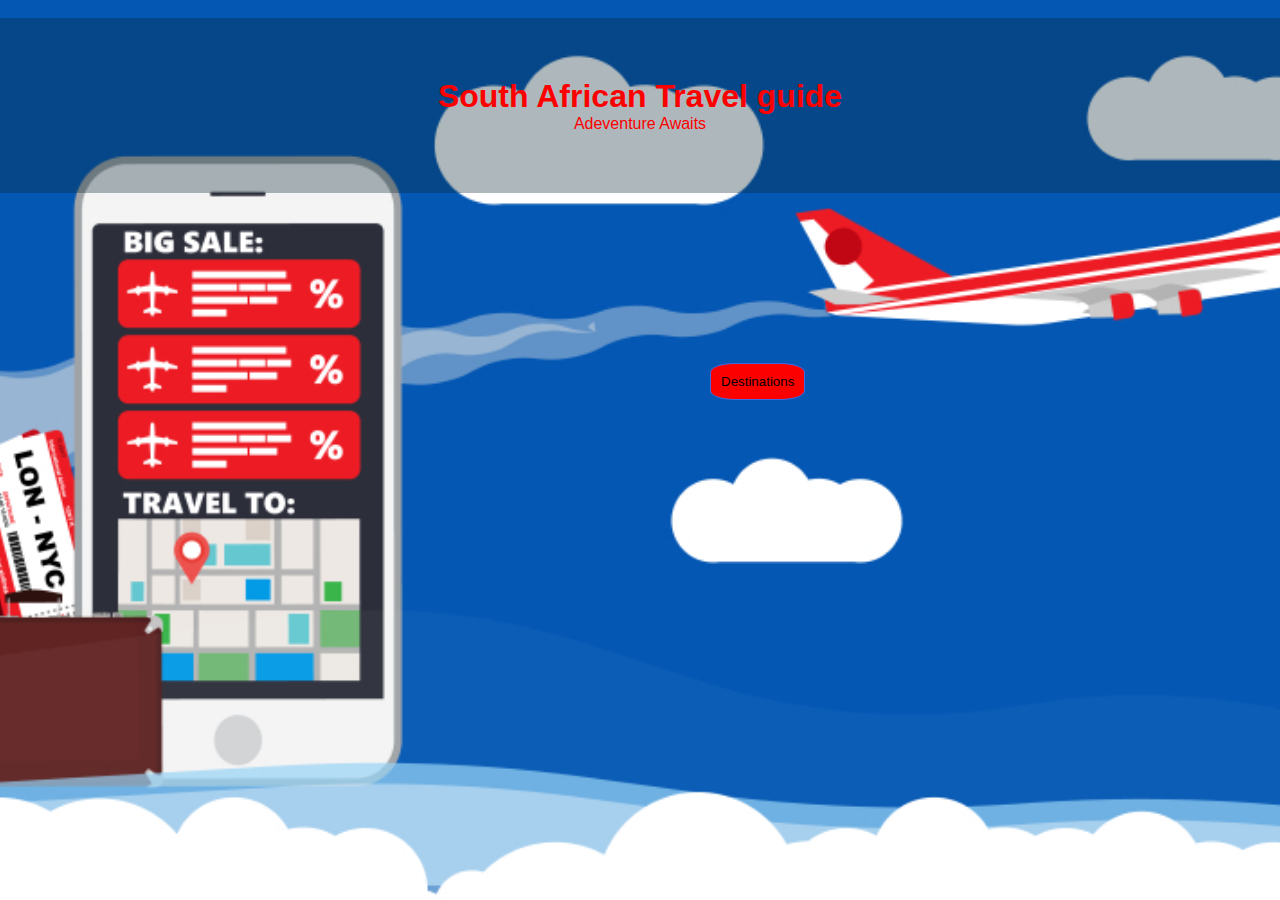
<file: index.html>
<!DOCTYPE html>
<html>
<head>

    <link rel="icon" href="globe.png" sizes="16x16">
    <title>Adventure Awaits</title>
    <link rel="stylesheet" href="styles2.css">


</head>
<body class="bg">


<br>



<div class="header">
  <h1>South African Travel guide</h1>
  <p>Adeventure Awaits </p>

</div> 


 <a href="cards.html" ><button class="btnhm">Destinations</button></a>



</body>
</html>
</file>
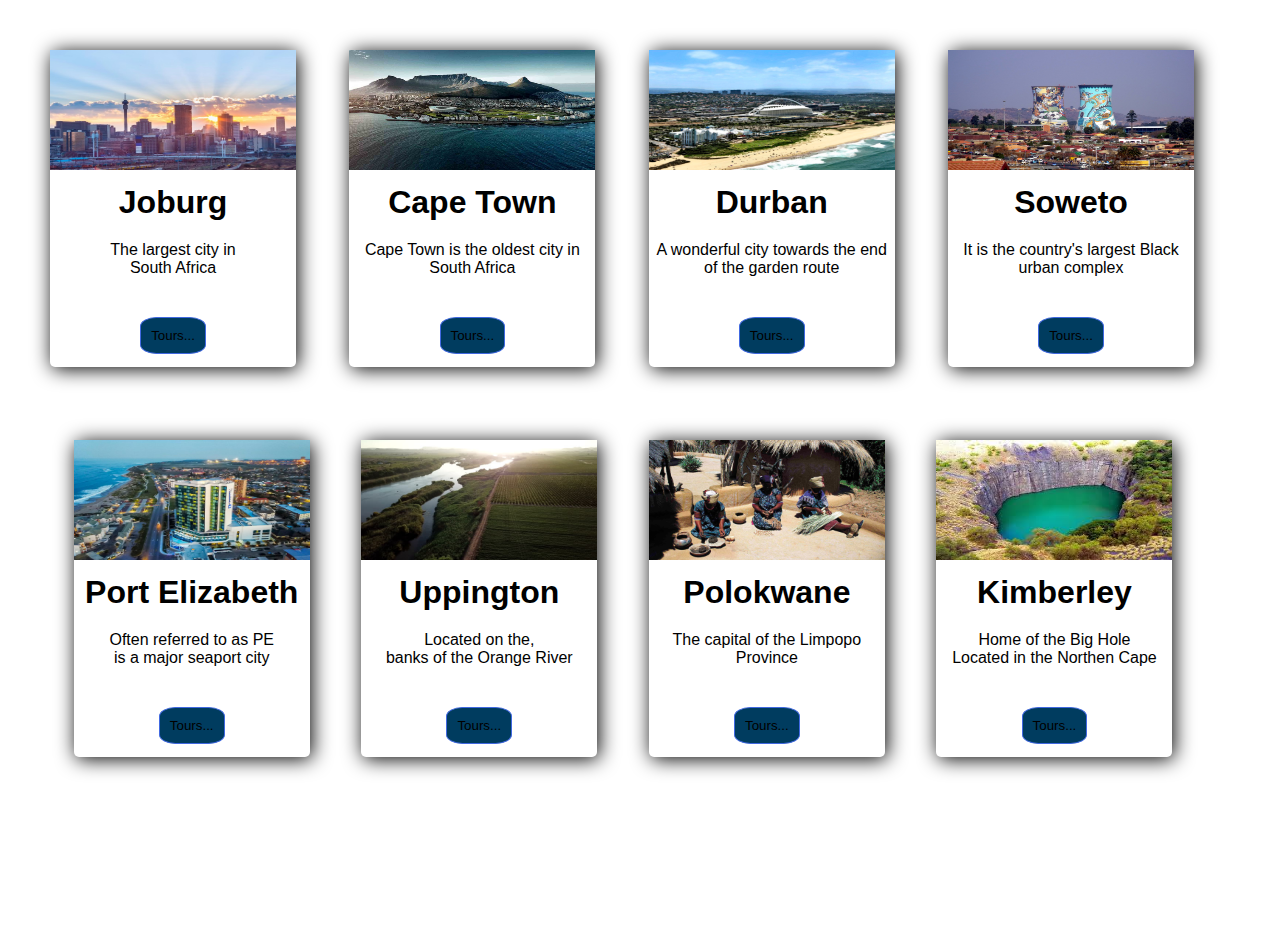
<file: cards.html>
<!DOCTYPE html>
<html>
  <head>
   
    <link rel="stylesheet" href="styles2.css"/>
    <link rel="icon" href="globe.png" sizes="16x16">
    <title>Adventure Awaits</title>
  </head>

   <body>
    <div class="main">
      <!--cards -->

      <div class="card">
        <div class="image">
          <img src="joburg.jpg" />
        </div>
        <div class="title">
          <h1>Joburg</h1>
        </div>
        <div class="des">
          <p>The largest city in <br>
            South Africa</p>
          <button  onclick="document.location='https://www.thompsons.co.za/our-destinations/africa/south-africa/gauteng/johannesburg'">Tours...</button>
        </div>
      </div>

      <!--cards -->

      <div class="card">
        <div class="image">
          <img src="capetown.jpg" />
        </div>
        <div class="title">
          <h1>Cape Town</h1>
        </div>
        <div class="des">
          <p> Cape Town is the oldest city in South Africa</p>
          <button onclick="document.location='https://www.capetown.travel/type/tour-operators/'"  >Tours...</button>
        </div>
      </div>
      <!--cards -->

      <div class="card">
        <div class="image">
          <img src="durban.jpeg" />
        </div>
        <div class="title">
          <h1>Durban</h1>
        </div>
        <div class="des">
          <p>A wonderful city towards the end of the garden route</p>
          <button onclick="document.location='https://www.viator.com/Durban/d315-ttd?mcid=28353&tsem=true&supci=-1121765994&supag=26940655811&supsc=s&supai=275956642318&supap=&supdv=c&supnt=g&supti=kwd-313028077359&suplp=1028746&supli=1028712&m=28353&supag=26940655811&supsc=kwd-313028077359&supai=275956642318&supap=&supdv=c&supnt=nt%3Ag&suplp=1028746&supli=1028712&supti=kwd-313028077359&tsem=true&supci=kwd-313028077359&supap1=&supap2=&gclid=CjwKCAjwkvWKBhB4EiwA-GHjFmfXoTI7LHhBjvgAfGJKC3oJywX5cSYj4Z1Gj1zCgOXf1JhMYHXXGBoChhwQAvD_BwE'" >Tours...</button>
        </div>
      </div>
      <!--cards -->



      <div class="card">
        <div class="image">
          <img src="Soweto.jpg" />
        </div>
        <div class="title">
          <h1>Soweto</h1>
        </div>
        <div class="des">
          <p>It is the country's largest Black urban complex</p>
          <button onclick="document.location='https://www.tripadvisor.co.za/Attractions-g312587-Activities-c42-Soweto_Johannesburg_Greater_Johannesburg_Gauteng.html'">Tours...</button>
        </div>
      </div> <br>


      <div class="main">
        <!--cards -->
  
        <div class="card">
          <div class="image">
            <img src="PE.jpg" />
          </div>
          <div class="title">
            <h1>Port Elizabeth</h1>
          </div>
          <div class="des">
            <p>Often referred to as PE<br>
             is  a major seaport city </p>
            <button  onclick="document.location= 'https://www.pentravel.co.za/branch-locator/ec/port_elizabeth'">Tours...</button>
          </div>
        </div>
  
        <!--cards -->
  
        <div class="card">
          <div class="image">
            <img src="river.jpg" />
          </div>
          <div class="title">
            <h1>Uppington</h1>
          </div>
          <div class="des">
            <p> Located on the,<br>
           banks of the Orange River</p>
            <button onclick="document.location='https://www.experiencenortherncape.com/visitor/touroperators/ymc-travel-aa-upington'"  >Tours...</button>
          </div>
        </div>
        <!--cards -->
  
        <div class="card">
          <div class="image">
            <img src="people.jpg" />
          </div>
          <div class="title">
            <h1>Polokwane</h1>
          </div>
          <div class="des">
            <p>The capital of the Limpopo <br>
            Province </p>
            <button onclick="document.location='https://www.suretravel.co.za/destination/polokwane'" >Tours...</button>
          </div>
        </div>
        <!--cards -->
  
  
  
        <div class="card">
          <div class="image">
            <img src="mining.jpeg" />
          </div>
          <div class="title">
            <h1>Kimberley</h1>
          </div>
          <div class="des">
            <p>Home of the Big Hole <br>
            Located in the Northen Cape</p>
            <button onclick="document.location='https://www.kimberleytravel.com.au/'">Tours...</button>
          </div>
        </div> <br>




      
  </body>
</html>
</file>
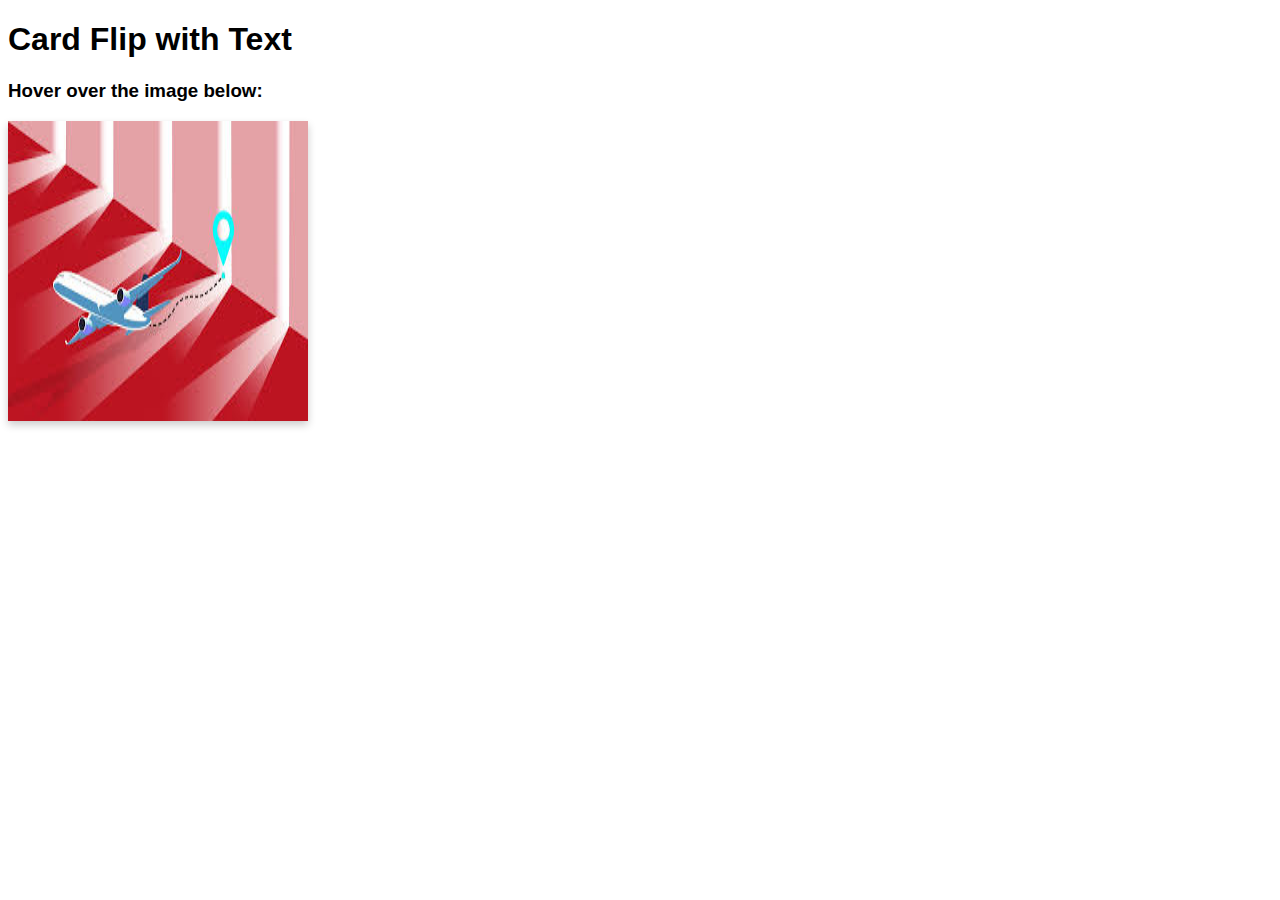
<file: FlipCard.html>
<!DOCTYPE html>
<html>
<head>
<meta name="viewport" content="width=device-width, initial-scale=1">
<style>
body {
  font-family: Arial, Helvetica, sans-serif;
}

.flip-card {
  background-color: transparent;
  width: 300px;
  height: 300px;
  perspective: 1000px;
}

.flip-card-inner {
  position: relative;
  width: 100%;
  height: 100%;
  text-align: center;
  transition: transform 0.6s;
  transform-style: preserve-3d;
  box-shadow: 0 4px 8px 0 rgba(0,0,0,0.2);
}

.flip-card:hover .flip-card-inner {
  transform: rotateY(180deg);
}

.flip-card-front, .flip-card-back {
  position: absolute;
  width: 100%;
  height: 100%;
  -webkit-backface-visibility: hidden;
  backface-visibility: hidden;
}

.flip-card-front {
  background-color: #bbb;
  color: black;
}

.flip-card-back {
  background-color: #2980b9;
  color: white;
  transform: rotateY(180deg);
}
</style>
</head>
<body>

<h1>Card Flip with Text</h1>
<h3>Hover over the image below:</h3>

<div class="flip-card">
  <div class="flip-card-inner">
    <div class="flip-card-front">
      <img src="red.jpeg" alt="Avatar" style="width:300px;height:300px;">
    </div>
    <div class="flip-card-back">
      <h1>Dalwai Airline</h1> 
      <p>Fly with peace ofmind</p> 
      <p>miles and smiles</p>
    </div>
  </div>
</div>

</body>
</html>
</file>
<file: styles2.css>
* {
  margin: 0px;
  padding: 0px;
}
body {
  font-family: arial;
}
.main {
  margin: 2%;
}

.card {
  width: 20%;
  display: inline-block;
  box-shadow: 2px 2px 20px black;
  border-radius: 5px;
  margin: 2%;
  grid-template-columns: repeat(2, 1fr);
}

.image img{
  width: 100%;
  height: 120px;
}

.title {
  text-align: center;
  padding: 10px;
}

h1:hover {
  font-size: 40px;
  color:black;
}

.des {
  padding: 3px;
  text-align: center;

  padding-top: 10px;
  border-bottom-right-radius: 5px;
  border-bottom-left-radius: 5px;
}
button {
  margin-top: 40px;
  margin-bottom: 10px;
  background-color: white;
  border: 1px solid black;

  padding: 10px;
}
button:hover {
  background-color: lightslategray;
  color: white;
  transition: 0.5s;
  cursor: pointer;
}
button{
  background-color:#003C5F;
  border-color: royalblue;
  border-radius: 25%;
}



.header {
  padding: 60px;
  text-align: center;
  background-color:#09283454;
  color: rgb(252, 0, 0);
}




body, html {
  height: 100%;
}

.bg {
  /* The image used */
  background-image: url("/plane.png");

  /* Full height */
  height: 100%;

  /* Center and scale the image nicely */
  background-position: center;
  background-repeat: no-repeat;
  background-size: cover;
}



.btnhm{
 background-color: rgb(252, 0, 0); 
margin: 170px 0 0 710px;
}
</file>
